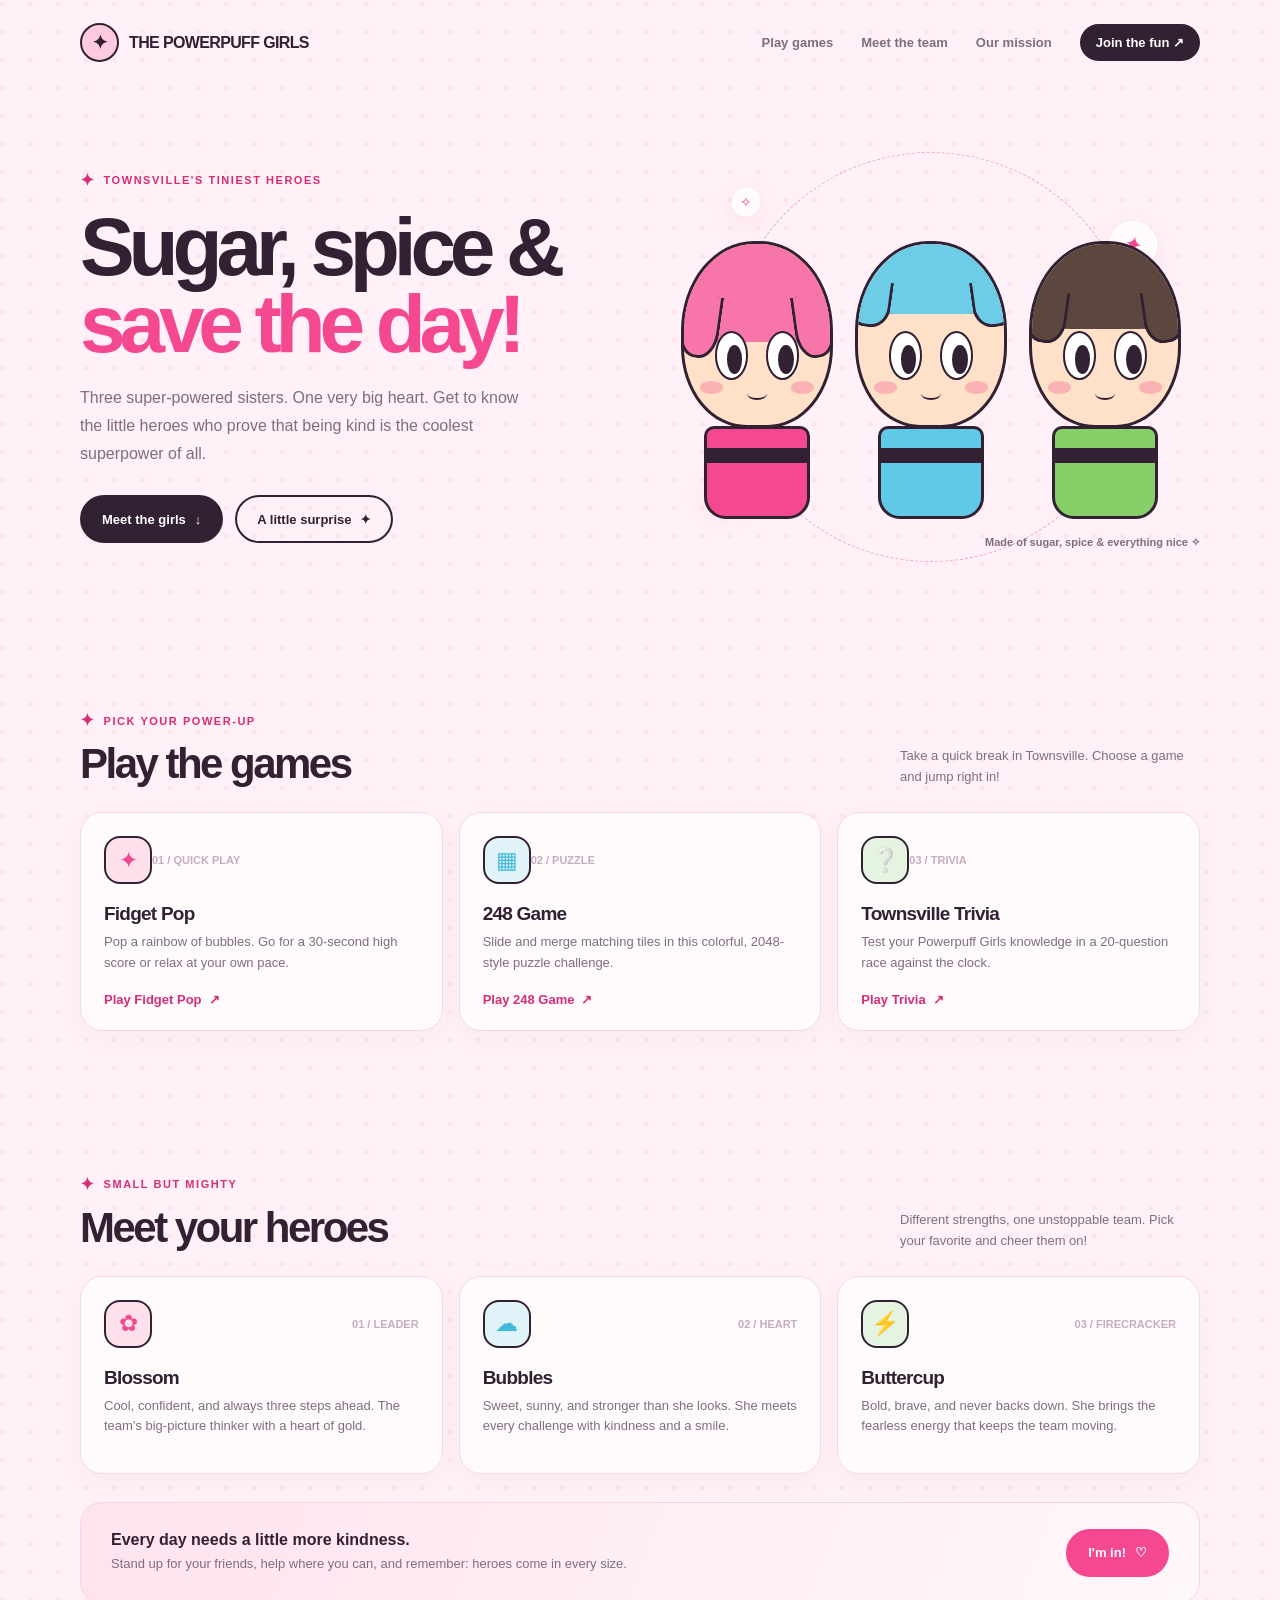
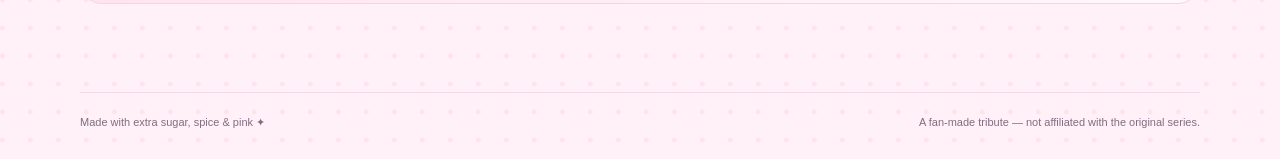
<file: website/index.html>
<!DOCTYPE html>
<html lang="en">
<head>
    <meta charset="UTF-8">
    <meta name="viewport" content="width=device-width, initial-scale=1.0">
    <meta name="theme-color" content="#fff1f7">
    <title>Powerpuff Girls — Sugar, Spice &amp; Saving the Day</title>
    <style>
        :root {
            color-scheme: light;
            --pink: #f44891;
            --pink-dark: #d72d75;
            --pink-soft: #fff1f7;
            --ink: #322033;
            --muted: #806d80;
            --white: #fffdfd;
            --line: #f4d8e6;
            --shadow: 0 18px 50px rgba(122, 47, 88, .11);
        }

        * { box-sizing: border-box; }

        html { scroll-behavior: smooth; }

        body {
            margin: 0;
            color: var(--ink);
            background:
                radial-gradient(circle at 8% 14%, rgba(255, 187, 216, .27) 0 2px, transparent 3px) 0 0 / 28px 28px,
                var(--pink-soft);
            font-family: "Trebuchet MS", Arial, sans-serif;
        }

        a { color: inherit; text-decoration: none; }
        button { font: inherit; }

        .site-header {
            width: min(1120px, calc(100% - 40px));
            margin: 0 auto;
            padding: 23px 0;
            display: flex;
            justify-content: space-between;
            align-items: center;
            gap: 24px;
        }

        .brand {
            display: flex;
            align-items: center;
            gap: 10px;
            font-weight: 900;
            letter-spacing: -.04em;
        }

        .brand-mark {
            display: grid;
            width: 39px;
            height: 39px;
            place-items: center;
            border: 2px solid var(--ink);
            border-radius: 50%;
            background: #ffcae1;
            font-size: 19px;
        }

        .brand span:last-child { font-size: 16px; }

        nav { display: flex; align-items: center; gap: 28px; }

        nav a {
            color: var(--muted);
            font-size: 13px;
            font-weight: 800;
            transition: color .2s ease;
        }

        nav a:hover, nav a:focus-visible { color: var(--pink-dark); }

        .nav-cta {
            padding: 11px 16px;
            color: white;
            border-radius: 999px;
            background: var(--ink);
        }

        nav .nav-cta:hover, nav .nav-cta:focus-visible { color: white; background: var(--pink-dark); }

        main { overflow: hidden; }

        .hero {
            position: relative;
            display: grid;
            grid-template-columns: 1fr 1fr;
            align-items: center;
            gap: 44px;
            width: min(1120px, calc(100% - 40px));
            min-height: 570px;
            margin: 0 auto;
            padding: 45px 0 72px;
        }

        .eyebrow {
            display: inline-flex;
            align-items: center;
            gap: 8px;
            margin: 0 0 17px;
            color: var(--pink-dark);
            font-size: 11px;
            font-weight: 900;
            letter-spacing: .14em;
            text-transform: uppercase;
        }

        .eyebrow::before { content: "✦"; font-size: 17px; }

        h1 {
            max-width: 570px;
            margin: 0;
            font-size: clamp(46px, 6.8vw, 82px);
            line-height: .94;
            letter-spacing: -.075em;
        }

        h1 .accent { color: var(--pink); }

        .hero-copy > p:not(.eyebrow) {
            max-width: 440px;
            margin: 22px 0 27px;
            color: var(--muted);
            font-size: 16px;
            line-height: 1.75;
        }

        .button-row { display: flex; flex-wrap: wrap; gap: 12px; }

        .button {
            display: inline-flex;
            min-height: 48px;
            align-items: center;
            justify-content: center;
            gap: 9px;
            padding: 0 20px;
            border: 2px solid var(--ink);
            border-radius: 999px;
            background: var(--ink);
            color: white;
            font-size: 13px;
            font-weight: 900;
            cursor: pointer;
            transition: transform .2s ease, box-shadow .2s ease, background .2s ease;
        }

        .button:hover { transform: translateY(-3px); box-shadow: 0 9px 18px rgba(50, 32, 51, .15); }
        .button-secondary { background: transparent; color: var(--ink); }
        .button-secondary:hover { background: white; }

        .hero-art {
            position: relative;
            display: grid;
            min-height: 410px;
            place-items: center;
            isolation: isolate;
        }

        .orbit {
            position: absolute;
            z-index: -1;
            width: min(410px, 90%);
            aspect-ratio: 1;
            border: 1px dashed #efa8c8;
            border-radius: 50%;
            transform: rotate(-18deg);
        }

        .orbit::before, .orbit::after {
            position: absolute;
            width: 13px;
            height: 13px;
            border: 2px solid white;
            border-radius: 50%;
            background: var(--pink);
            content: "";
        }

        .orbit::before { top: 15%; left: 12%; }
        .orbit::after { right: 7%; bottom: 23%; background: #79d5ee; }

        .hero-bubble {
            position: absolute;
            display: grid;
            place-items: center;
            border: 2px solid rgba(255,255,255,.85);
            border-radius: 50%;
            background: rgba(255,255,255,.68);
            color: var(--pink);
            box-shadow: 0 8px 24px rgba(222, 82, 145, .12);
        }

        .bubble-one { top: 17%; right: 8%; width: 48px; height: 48px; font-size: 22px; transform: rotate(12deg); }
        .bubble-two { bottom: 13%; left: 8%; width: 38px; height: 38px; font-size: 17px; }
        .bubble-three { top: 9%; left: 13%; width: 28px; height: 28px; font-size: 14px; }

        .team {
            display: flex;
            align-items: end;
            justify-content: center;
            gap: clamp(0px, 2vw, 22px);
            padding-top: 46px;
        }

        .girl {
            --hair: #f775a9;
            --dress: #f44891;
            position: relative;
            display: flex;
            width: clamp(106px, 13vw, 152px);
            height: clamp(210px, 24vw, 278px);
            flex-direction: column;
            align-items: center;
            animation: float 3.4s ease-in-out infinite;
        }

        .girl:nth-child(2) { --hair: #6dcde7; --dress: #61c9e8; animation-delay: .35s; }
        .girl:nth-child(3) { --hair: #5b473e; --dress: #87cf67; animation-delay: .7s; }

        .girl-head {
            position: relative;
            z-index: 2;
            width: 100%;
            height: 69%;
            overflow: hidden;
            border: 3px solid var(--ink);
            border-radius: 48% 48% 43% 43%;
            background: #ffe0c9;
            box-shadow: inset 0 7px 0 rgba(255,255,255,.28);
        }

        .hair {
            position: absolute;
            inset: -9% -3% 46%;
            border: 3px solid var(--ink);
            border-bottom: 0;
            border-radius: 48% 48% 28% 28%;
            background: var(--hair);
        }

        .hair::before, .hair::after {
            position: absolute;
            top: 58%;
            width: 23%;
            height: 54%;
            border: 3px solid var(--ink);
            border-top: 0;
            border-radius: 0 0 45% 45%;
            background: var(--hair);
            content: "";
        }

        .hair::before { left: -2%; transform: rotate(8deg); }
        .hair::after { right: -2%; transform: rotate(-8deg); }
        .girl:nth-child(2) .hair { inset: -8% -7% 61%; }
        .girl:nth-child(3) .hair { inset: -6% -4% 53%; }

        .eye {
            position: absolute;
            z-index: 1;
            top: 48%;
            width: 23%;
            height: 27%;
            border: 2px solid var(--ink);
            border-radius: 50%;
            background: white;
        }

        .eye::after {
            position: absolute;
            right: 13%;
            bottom: 7%;
            width: 53%;
            height: 65%;
            border-radius: 50%;
            background: var(--ink);
            content: "";
        }

        .eye-left { left: 21%; }
        .eye-right { right: 21%; }

        .blush {
            position: absolute;
            top: 76%;
            width: 16%;
            height: 7%;
            border-radius: 50%;
            background: rgba(245, 116, 150, .42);
        }
        .blush-left { left: 11%; }
        .blush-right { right: 11%; }

        .smile {
            position: absolute;
            top: 79%;
            left: 43%;
            width: 14%;
            height: 7%;
            border-bottom: 2px solid var(--ink);
            border-radius: 0 0 50% 50%;
        }

        .girl-body {
            position: relative;
            z-index: 1;
            width: 70%;
            height: 34%;
            margin-top: -2px;
            border: 3px solid var(--ink);
            border-radius: 10px 10px 22px 22px;
            background: var(--dress);
        }

        .girl-body::before {
            position: absolute;
            top: 22%;
            left: 0;
            width: 100%;
            height: 17%;
            background: var(--ink);
            content: "";
        }

        .leg {
            position: absolute;
            bottom: 0;
            width: 20%;
            height: 10%;
            border: 2px solid var(--ink);
            border-radius: 0 0 7px 7px;
            background: #ffe0c9;
        }

        .leg-left { left: 29%; }
        .leg-right { right: 29%; }

        .hero-caption {
            position: absolute;
            right: 0;
            bottom: 13px;
            color: var(--muted);
            font-size: 11px;
            font-weight: 700;
        }

        .section {
            width: min(1120px, calc(100% - 40px));
            margin: 0 auto;
            padding: 55px 0 88px;
        }

        .section-heading {
            display: flex;
            align-items: end;
            justify-content: space-between;
            gap: 20px;
            margin-bottom: 24px;
        }

        .section-heading .eyebrow { margin-bottom: 9px; }
        h2 { margin: 0; font-size: clamp(28px, 4vw, 42px); letter-spacing: -.06em; }
        .section-note { max-width: 300px; margin: 0; color: var(--muted); font-size: 13px; line-height: 1.6; }

        .cards {
            display: grid;
            grid-template-columns: repeat(3, 1fr);
            gap: 16px;
        }

        .card {
            --card-accent: var(--pink);
            min-height: 198px;
            padding: 23px;
            border: 1px solid var(--line);
            border-radius: 22px;
            background: rgba(255, 253, 253, .86);
            box-shadow: 0 8px 24px rgba(122, 47, 88, .04);
            transition: transform .2s ease, box-shadow .2s ease;
        }

        .card:hover { transform: translateY(-5px); box-shadow: var(--shadow); }
        .card:nth-child(2) { --card-accent: #44badb; }
        .card:nth-child(3) { --card-accent: #68b950; }

        .card-top { display: flex; align-items: center; justify-content: space-between; }

        .avatar {
            display: grid;
            width: 48px;
            height: 48px;
            place-items: center;
            border: 2px solid var(--ink);
            border-radius: 16px;
            background: color-mix(in srgb, var(--card-accent) 17%, white);
            color: var(--card-accent);
            font-size: 23px;
        }

        .number { color: #c5adbf; font-size: 11px; font-weight: 900; }
        .card h3 { margin: 19px 0 7px; font-size: 19px; letter-spacing: -.04em; }
        .card p { margin: 0; color: var(--muted); font-size: 13px; line-height: 1.6; }
        .game-card { display: flex; flex-direction: column; align-items: flex-start; }
        .game-card .game-link {
            display: inline-flex;
            align-items: center;
            gap: 7px;
            margin-top: auto;
            padding-top: 18px;
            color: var(--pink-dark);
            font-size: 13px;
            font-weight: 900;
        }
        .game-card .game-link:hover, .game-card .game-link:focus-visible { text-decoration: underline; }

        .mission {
            display: flex;
            align-items: center;
            justify-content: space-between;
            gap: 26px;
            margin-top: 28px;
            padding: 26px 30px;
            border: 1px solid #f5d4e4;
            border-radius: 22px;
            background: linear-gradient(110deg, #ffe3ef, #fff8fb);
        }

        .mission strong { display: block; margin-bottom: 5px; font-size: 16px; }
        .mission p { margin: 0; color: var(--muted); font-size: 13px; line-height: 1.6; }
        .mission .button { flex-shrink: 0; border-color: var(--pink); background: var(--pink); }
        .mission .button:hover { border-color: var(--pink-dark); background: var(--pink-dark); }

        footer {
            display: flex;
            width: min(1120px, calc(100% - 40px));
            justify-content: space-between;
            gap: 20px;
            margin: 0 auto;
            padding: 23px 0 30px;
            border-top: 1px solid var(--line);
            color: var(--muted);
            font-size: 11px;
        }

        .toast {
            position: fixed;
            z-index: 5;
            right: 22px;
            bottom: 22px;
            max-width: min(360px, calc(100vw - 44px));
            padding: 14px 18px;
            border: 2px solid var(--ink);
            border-radius: 15px;
            background: white;
            box-shadow: var(--shadow);
            font-size: 13px;
            font-weight: 800;
            opacity: 0;
            pointer-events: none;
            transform: translateY(12px);
            transition: opacity .2s ease, transform .2s ease;
        }

        .toast.visible { opacity: 1; transform: translateY(0); }

        @keyframes float {
            0%, 100% { transform: translateY(0) rotate(0); }
            50% { transform: translateY(-9px) rotate(1deg); }
        }

        @media (max-width: 760px) {
            .site-header { padding: 17px 0; }
            nav { gap: 15px; }
            nav a { font-size: 12px; }
            .hero { grid-template-columns: 1fr; gap: 5px; padding-top: 50px; }
            .hero-copy { text-align: center; }
            .hero-copy > p:not(.eyebrow) { margin-right: auto; margin-left: auto; }
            .button-row { justify-content: center; }
            .hero-art { min-height: 350px; }
            .girl { width: clamp(96px, 19vw, 140px); height: clamp(195px, 37vw, 255px); }
            .hero-caption { right: 8%; bottom: 0; }
        }

        @media (max-width: 520px) {
            .site-header { width: min(100% - 30px, 1120px); }
            nav { gap: 12px; }
            nav a:not(.nav-cta) { display: none; }
            .hero, .section, footer { width: min(100% - 30px, 1120px); }
            .hero { min-height: auto; }
            .hero-art { min-height: 310px; }
            .girl { width: 30vw; height: 58vw; max-height: 235px; }
            .orbit { width: 85%; }
            .section { padding: 35px 0 60px; }
            .section-heading { align-items: start; flex-direction: column; }
            .section-note { max-width: 100%; }
            .cards { grid-template-columns: 1fr; }
            .card { min-height: auto; }
            .mission { align-items: flex-start; flex-direction: column; padding: 23px; }
            footer { flex-direction: column; gap: 7px; }
        }

        @media (prefers-reduced-motion: reduce) {
            *, *::before, *::after { scroll-behavior: auto !important; animation-duration: .01ms !important; transition-duration: .01ms !important; }
        }
    </style>
</head>
<body>
    <header class="site-header">
        <a class="brand" href="#" aria-label="Powerpuff Girls fan page home">
            <span class="brand-mark" aria-hidden="true">✦</span>
            <span>THE POWERPUFF GIRLS</span>
        </a>
        <nav aria-label="Main navigation">
            <a href="#games">Play games</a>
            <a href="#team">Meet the team</a>
            <a href="#mission">Our mission</a>
            <a class="nav-cta" href="#team">Join the fun <span aria-hidden="true">↗</span></a>
        </nav>
    </header>

    <main>
        <section class="hero" aria-labelledby="hero-title">
            <div class="hero-copy">
                <p class="eyebrow">Townsville's tiniest heroes</p>
                <h1 id="hero-title">Sugar, spice &amp; <span class="accent">save the day!</span></h1>
                <p>Three super-powered sisters. One very big heart. Get to know the little heroes who prove that being kind is the coolest superpower of all.</p>
                <div class="button-row">
                    <a class="button" href="#team">Meet the girls <span aria-hidden="true">↓</span></a>
                    <button class="button button-secondary" id="surprise-button" type="button">A little surprise <span aria-hidden="true">✦</span></button>
                </div>
            </div>

            <div class="hero-art" role="img" aria-label="Three original cartoon-inspired heroine illustrations in pink, blue, and green">
                <span class="orbit" aria-hidden="true"></span>
                <span class="hero-bubble bubble-one" aria-hidden="true">✦</span>
                <span class="hero-bubble bubble-two" aria-hidden="true">♡</span>
                <span class="hero-bubble bubble-three" aria-hidden="true">✧</span>
                <div class="team" aria-hidden="true">
                    <div class="girl">
                        <div class="girl-head">
                            <span class="hair"></span><span class="eye eye-left"></span><span class="eye eye-right"></span>
                            <span class="blush blush-left"></span><span class="blush blush-right"></span><span class="smile"></span>
                        </div>
                        <div class="girl-body"></div><span class="leg leg-left"></span><span class="leg leg-right"></span>
                    </div>
                    <div class="girl">
                        <div class="girl-head">
                            <span class="hair"></span><span class="eye eye-left"></span><span class="eye eye-right"></span>
                            <span class="blush blush-left"></span><span class="blush blush-right"></span><span class="smile"></span>
                        </div>
                        <div class="girl-body"></div><span class="leg leg-left"></span><span class="leg leg-right"></span>
                    </div>
                    <div class="girl">
                        <div class="girl-head">
                            <span class="hair"></span><span class="eye eye-left"></span><span class="eye eye-right"></span>
                            <span class="blush blush-left"></span><span class="blush blush-right"></span><span class="smile"></span>
                        </div>
                        <div class="girl-body"></div><span class="leg leg-left"></span><span class="leg leg-right"></span>
                    </div>
                </div>
                <span class="hero-caption">Made of sugar, spice &amp; everything nice ✧</span>
            </div>
        </section>

        <section class="section" id="games" aria-labelledby="games-title">
            <div class="section-heading">
                <div>
                    <p class="eyebrow">Pick your power-up</p>
                    <h2 id="games-title">Play the games</h2>
                </div>
                <p class="section-note">Take a quick break in Townsville. Choose a game and jump right in!</p>
            </div>

            <div class="cards">
                <article class="card game-card">
                    <div class="card-top"><span class="avatar" aria-hidden="true">✦</span><span class="number">01 / QUICK PLAY</span></div>
                    <h3>Fidget Pop</h3>
                    <p>Pop a rainbow of bubbles. Go for a 30-second high score or relax at your own pace.</p>
                    <a class="game-link" href="games/fidget-pop/index.html">Play Fidget Pop <span aria-hidden="true">↗</span></a>
                </article>
                <article class="card game-card">
                    <div class="card-top"><span class="avatar" aria-hidden="true">▦</span><span class="number">02 / PUZZLE</span></div>
                    <h3>248 Game</h3>
                    <p>Slide and merge matching tiles in this colorful, 2048-style puzzle challenge.</p>
                    <a class="game-link" href="games/248-game/index.html">Play 248 Game <span aria-hidden="true">↗</span></a>
                </article>
                <article class="card game-card">
                    <div class="card-top"><span class="avatar" aria-hidden="true">❔</span><span class="number">03 / TRIVIA</span></div>
                    <h3>Townsville Trivia</h3>
                    <p>Test your Powerpuff Girls knowledge in a 20-question race against the clock.</p>
                    <a class="game-link" href="games/townsville-trivia/index.html">Play Trivia <span aria-hidden="true">↗</span></a>
                </article>
            </div>
        </section>

        <section class="section" id="team" aria-labelledby="team-title">
            <div class="section-heading">
                <div>
                    <p class="eyebrow">Small but mighty</p>
                    <h2 id="team-title">Meet your heroes</h2>
                </div>
                <p class="section-note">Different strengths, one unstoppable team. Pick your favorite and cheer them on!</p>
            </div>

            <div class="cards">
                <article class="card">
                    <div class="card-top"><span class="avatar" aria-hidden="true">✿</span><span class="number">01 / LEADER</span></div>
                    <h3>Blossom</h3>
                    <p>Cool, confident, and always three steps ahead. The team's big-picture thinker with a heart of gold.</p>
                </article>
                <article class="card">
                    <div class="card-top"><span class="avatar" aria-hidden="true">☁</span><span class="number">02 / HEART</span></div>
                    <h3>Bubbles</h3>
                    <p>Sweet, sunny, and stronger than she looks. She meets every challenge with kindness and a smile.</p>
                </article>
                <article class="card">
                    <div class="card-top"><span class="avatar" aria-hidden="true">⚡</span><span class="number">03 / FIRECRACKER</span></div>
                    <h3>Buttercup</h3>
                    <p>Bold, brave, and never backs down. She brings the fearless energy that keeps the team moving.</p>
                </article>
            </div>

            <div class="mission" id="mission">
                <div>
                    <strong>Every day needs a little more kindness.</strong>
                    <p>Stand up for your friends, help where you can, and remember: heroes come in every size.</p>
                </div>
                <button class="button" id="mission-button" type="button">I'm in! <span aria-hidden="true">♡</span></button>
            </div>
        </section>
    </main>

    <footer>
        <span>Made with extra sugar, spice &amp; pink ✦</span>
        <span>A fan-made tribute — not affiliated with the original series.</span>
    </footer>

    <div class="toast" id="toast" role="status" aria-live="polite"></div>

    <script>
        const toast = document.getElementById("toast");
        let toastTimeout;

        function showToast(message) {
            toast.textContent = message;
            toast.classList.add("visible");
            window.clearTimeout(toastTimeout);
            toastTimeout = window.setTimeout(() => toast.classList.remove("visible"), 3000);
        }

        document.getElementById("surprise-button").addEventListener("click", () => {
            showToast("You are made of sugar, spice, and everything nice! ✨");
        });

        document.getElementById("mission-button").addEventListener("click", (event) => {
            event.currentTarget.innerHTML = 'You got this! <span aria-hidden="true">✦</span>';
            showToast("Kindness mission accepted. Go make someone's day! 💗");
        });
    </script>
</body>
</html>
</file>
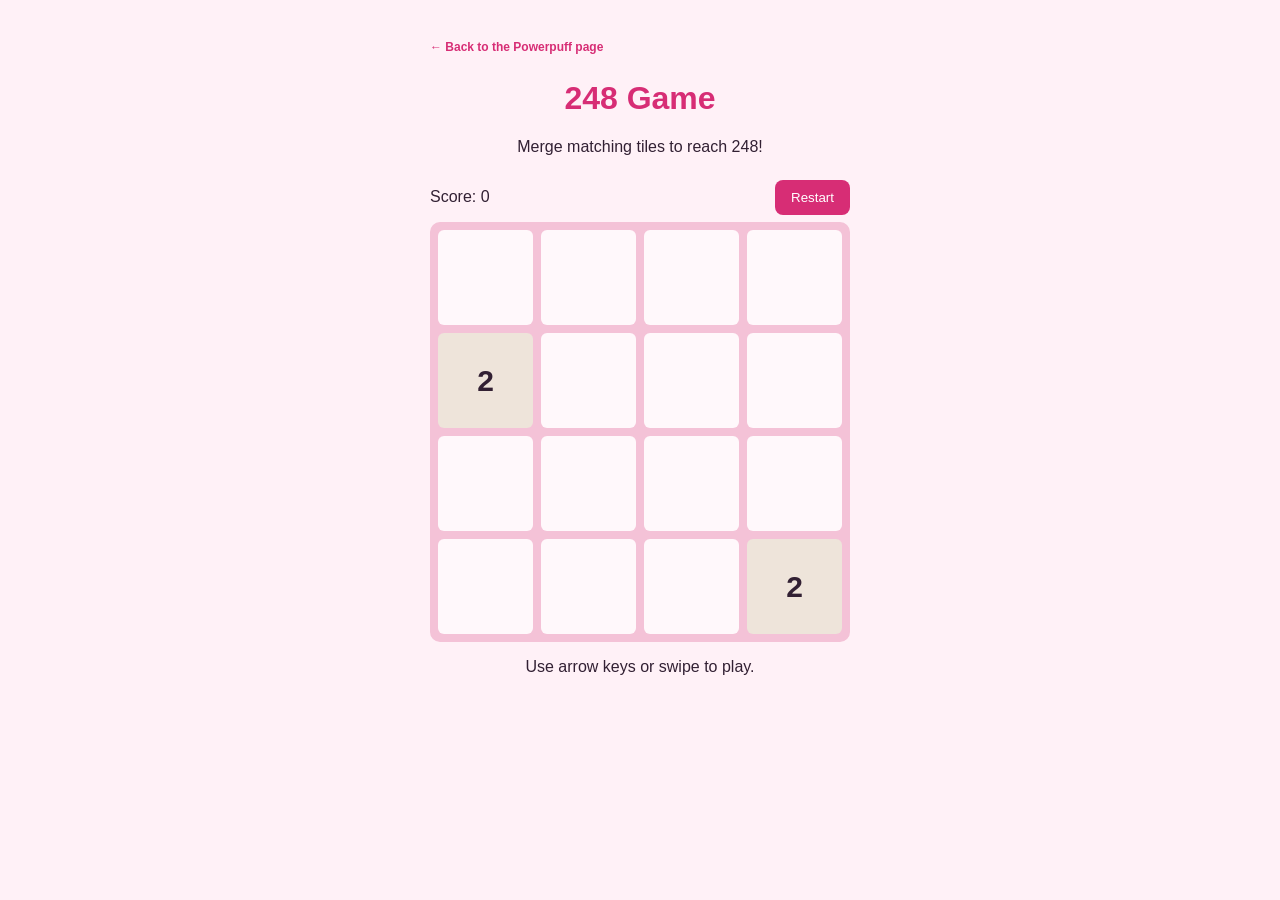
<file: website/games/248-game/index.html>
<!DOCTYPE html>
<html lang="en">
<head>
    <meta charset="UTF-8">
    <meta name="viewport" content="width=device-width, initial-scale=1.0">
    <meta name="theme-color" content="#ffd9ec">
    <title>248 Game — Play</title>
    <link rel="stylesheet" href="style.css">
</head>
<body>
    <main class="game">
        <a class="back-link" href="../../index.html#games">← Back to the Powerpuff page</a>
        <h1>248 Game</h1>
        <p>Merge matching tiles to reach 248!</p>
        <div class="top">
            <p>Score: <span id="score">0</span></p>
            <button type="button" onclick="restart()">Restart</button>
        </div>
        <div id="board" class="board" aria-label="248 puzzle board"></div>
        <p id="message" aria-live="polite">Use arrow keys or swipe to play.</p>
    </main>
    <script src="script.js"></script>
</body>
</html>
</file>
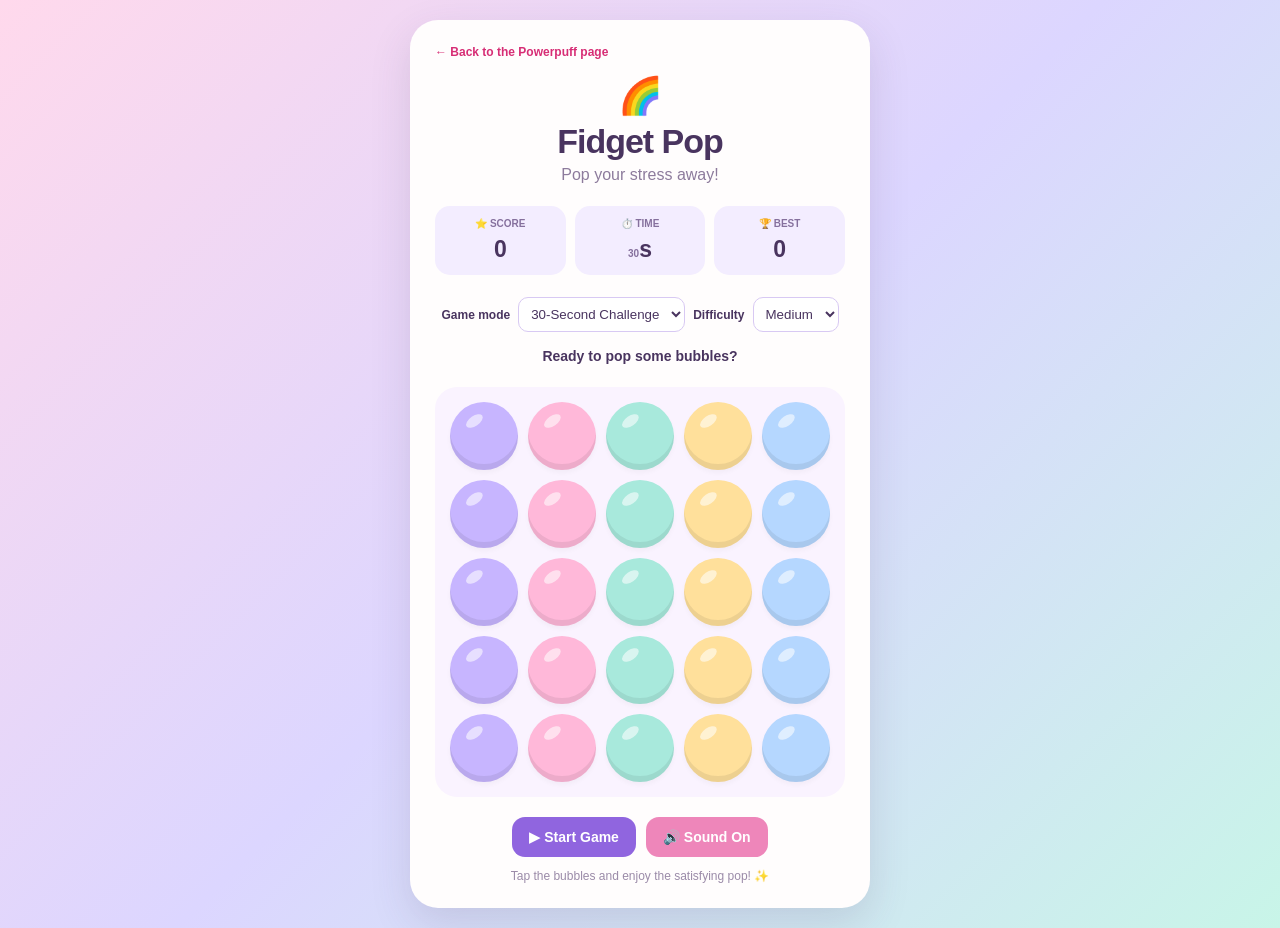
<file: website/games/fidget-pop/index.html>
<!DOCTYPE html>
<html lang="en">
<head>
    <meta charset="UTF-8">
    <meta name="viewport" content="width=device-width, initial-scale=1.0">
    <meta name="theme-color" content="#ffd9ec">
    <title>Fidget Pop — Play</title>
    <link rel="stylesheet" href="style.css">
    <script src="script.js" defer></script>
</head>
<body>
    <main class="game-container">
        <a class="back-link" href="../../index.html#games">← Back to the Powerpuff page</a>
        <header>
            <div class="logo" aria-hidden="true">🌈</div>
            <h1>Fidget Pop</h1>
            <p class="subtitle">Pop your stress away!</p>
        </header>

        <section class="stats" aria-label="Game statistics">
            <div class="stat-card"><span>⭐ SCORE</span><strong id="score">0</strong></div>
            <div class="stat-card"><span>⏱️ TIME</span><strong><span id="time">30</span>s</strong></div>
            <div class="stat-card"><span>🏆 BEST</span><strong id="best">0</strong></div>
        </section>

        <div class="controls">
            <label for="mode">Game mode</label>
            <select id="mode">
                <option value="challenge">30-Second Challenge</option>
                <option value="relax">Relax Mode</option>
            </select>
            <label for="difficulty">Difficulty</label>
            <select id="difficulty">
                <option value="easy">Easy</option>
                <option value="medium" selected>Medium</option>
                <option value="hard">Hard</option>
            </select>
        </div>

        <div id="message" aria-live="polite">Ready to pop some bubbles?</div>
        <div id="bubble-board" class="bubble-board" aria-label="Fidget bubble board"></div>
        <div class="buttons">
            <button id="start-button" type="button">▶ Start Game</button>
            <button id="sound-button" type="button" aria-pressed="true">🔊 Sound On</button>
        </div>
        <p class="hint">Tap the bubbles and enjoy the satisfying pop! ✨</p>
    </main>
</body>
</html>
</file>
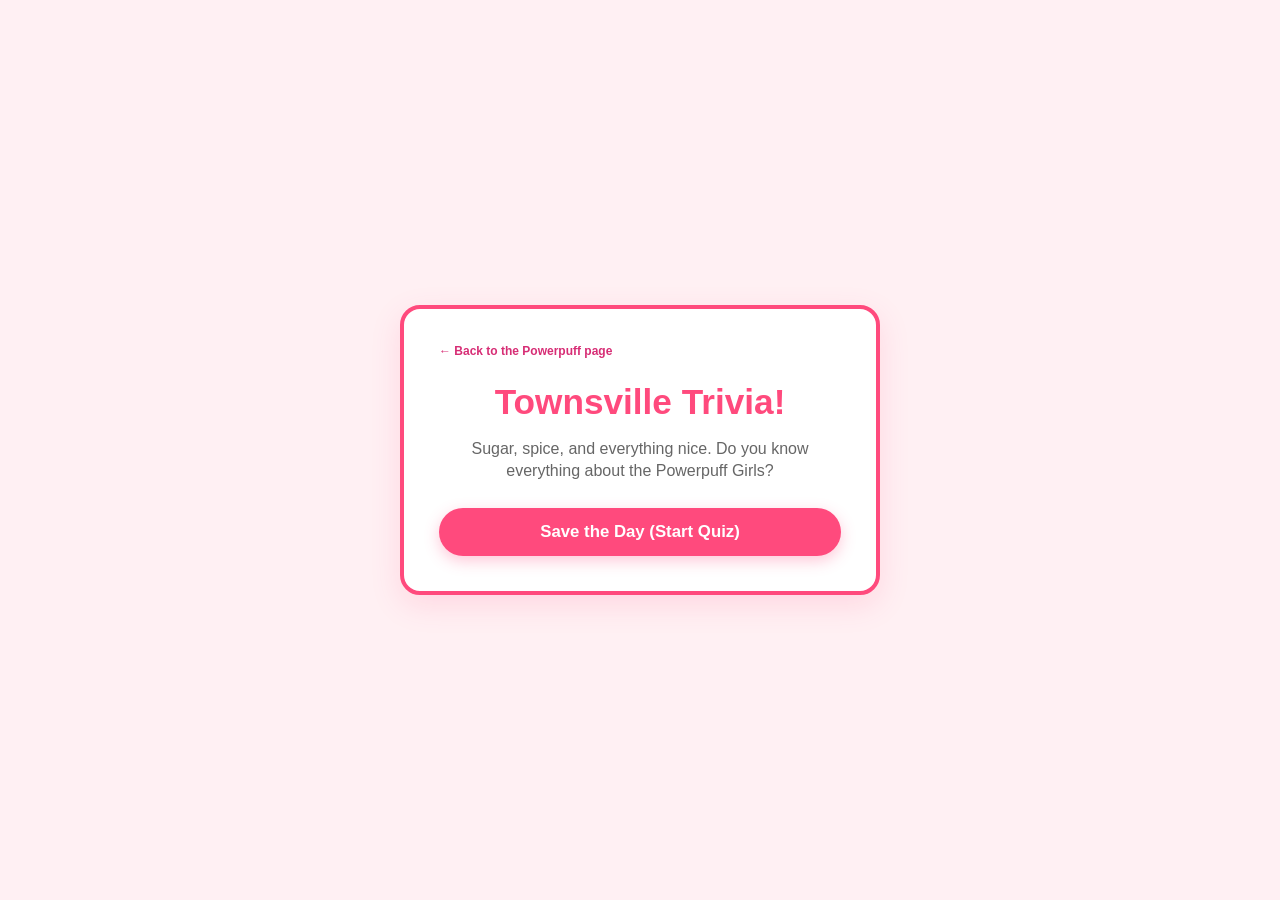
<file: website/games/townsville-trivia/index.html>
<!DOCTYPE html>
<html lang="en">
<head>
    <meta charset="UTF-8">
    <meta name="viewport" content="width=device-width, initial-scale=1.0">
    <meta name="theme-color" content="#fff0f3">
    <title>Townsville Trivia — Play</title>
    <link rel="stylesheet" href="style.css">
</head>
<body>
    <main class="quiz-container">
        <a class="back-link" href="../../index.html#games">← Back to the Powerpuff page</a>
        <div id="start-screen" class="screen">
            <h1 class="title">Townsville Trivia!</h1>
            <p class="subtitle">Sugar, spice, and everything nice. Do you know everything about the Powerpuff Girls?</p>
            <button id="start-btn" class="btn primary-btn" type="button">Save the Day (Start Quiz)</button>
        </div>
        <div id="quiz-screen" class="screen hide">
            <div class="quiz-header">
                <span id="progress">Question 1 of 5</span>
                <span id="timer">Time: 15s</span>
            </div>
            <div id="question-text">Loading question...</div>
            <div id="options-container" class="options-grid"></div>
            <button id="next-btn" class="btn action-btn hide" type="button">Next Question</button>
        </div>
        <div id="end-screen" class="screen hide">
            <h2>Mission Accomplished!</h2>
            <p id="score-text">You scored 0 out of 5</p>
            <p id="feedback-text"></p>
            <button id="restart-btn" class="btn primary-btn" type="button">Play Again</button>
        </div>
    </main>
    <script src="app.js"></script>
</body>
</html>
</file>
<file: website/games/248-game/style.css>
* { box-sizing: border-box; }

body {
    margin: 0;
    min-height: 100vh;
    padding: 20px;
    font-family: "Trebuchet MS", Arial, sans-serif;
    background: #fff1f7;
    color: #322033;
    text-align: center;
}

.game { max-width: 420px; margin: 20px auto; }

.back-link {
    display: block;
    margin-bottom: 26px;
    color: #d72d75;
    font-size: 12px;
    font-weight: bold;
    text-align: left;
    text-decoration: none;
}

.back-link:hover { text-decoration: underline; }
h1 { color: #d72d75; }

.top { display: flex; justify-content: space-between; align-items: center; }

button {
    padding: 10px 16px;
    border: none;
    border-radius: 8px;
    background: #d72d75;
    color: white;
    cursor: pointer;
}

.board {
    display: grid;
    grid-template-columns: repeat(4, 1fr);
    gap: 8px;
    padding: 8px;
    border-radius: 10px;
    background: #f4c2d7;
    touch-action: none;
}

.tile {
    display: flex;
    aspect-ratio: 1;
    align-items: center;
    justify-content: center;
    border-radius: 6px;
    color: #322033;
    font-size: clamp(18px, 6vw, 30px);
    font-weight: bold;
}

.tile:empty { background: #fff8fb; }
#message { min-height: 24px; }

.back-link:focus-visible, button:focus-visible {
    outline: 3px solid #322033;
    outline-offset: 3px;
}
</file>
<file: website/games/fidget-pop/style.css>
* { box-sizing: border-box; }

body {
    margin: 0;
    min-height: 100vh;
    padding: 20px;
    display: flex;
    justify-content: center;
    align-items: center;
    font-family: "Trebuchet MS", Arial, sans-serif;
    color: #49345f;
    background: linear-gradient(135deg, #ffd9ec, #dcd6ff, #c8f5e8);
}

.game-container {
    width: 100%;
    max-width: 460px;
    padding: 25px;
    text-align: center;
    background: #fffdfd;
    border-radius: 28px;
    box-shadow: 0 15px 40px #49345f25;
}

.back-link {
    display: block;
    margin-bottom: 16px;
    color: #d72d75;
    font-size: 12px;
    font-weight: bold;
    text-align: left;
    text-decoration: none;
}

.back-link:hover { text-decoration: underline; }
.logo { font-size: 36px; }
h1 { margin: 5px 0; font-size: 34px; letter-spacing: -1px; }
.subtitle { margin-top: 5px; color: #8d7b9c; }

.stats {
    display: grid;
    grid-template-columns: repeat(3, 1fr);
    gap: 9px;
    margin: 22px 0;
}

.stat-card {
    padding: 12px 4px;
    display: flex;
    flex-direction: column;
    gap: 7px;
    background: #f3edff;
    border-radius: 15px;
}

.stat-card span { font-size: 10px; font-weight: bold; color: #85709d; }
.stat-card strong { font-size: 23px; }

.controls {
    display: flex;
    justify-content: center;
    align-items: center;
    flex-wrap: wrap;
    gap: 8px;
    margin-bottom: 16px;
}

.controls label { font-size: 12px; font-weight: bold; }

select {
    max-width: 100%;
    padding: 8px;
    border: 1px solid #d8c9f3;
    border-radius: 10px;
    color: #49345f;
    background: white;
}

#message { min-height: 24px; margin: 15px 0; font-weight: bold; font-size: 14px; }

.bubble-board {
    display: grid;
    grid-template-columns: repeat(5, minmax(0, 1fr));
    gap: 10px;
    padding: 15px;
    border-radius: 22px;
    background: #faf3ff;
}

.bubble {
    position: relative;
    width: 100%;
    aspect-ratio: 1;
    border: none;
    border-radius: 50%;
    background: var(--bubble-color, #c7b5ff);
    box-shadow: inset 0 -6px 0 #00000012, 0 3px 5px #00000008;
    cursor: pointer;
    touch-action: manipulation;
    transition: transform .12s, filter .12s;
}

.bubble::before {
    position: absolute;
    top: 20%;
    left: 22%;
    width: 28%;
    height: 15%;
    border-radius: 50%;
    background: #ffffff90;
    content: "";
    transform: rotate(-35deg);
}

.bubble:active { transform: scale(.9); }
.bubble.popped { background: #f7d3e8; box-shadow: inset 0 5px 0 #eaa6ce; transform: scale(.88); }
.bubble.popped::before { display: none; }
.bubble:disabled { cursor: default; }

.bubble:focus-visible, button:focus-visible, select:focus-visible, .back-link:focus-visible {
    outline: 3px solid #49345f;
    outline-offset: 3px;
}

.buttons { display: flex; flex-wrap: wrap; justify-content: center; gap: 10px; margin-top: 20px; }

.buttons button {
    padding: 12px 17px;
    border: none;
    border-radius: 13px;
    background: #9065df;
    color: white;
    font-size: 14px;
    font-weight: bold;
    cursor: pointer;
}

#sound-button { background: #ee86ba; }
.buttons button:hover { filter: brightness(1.06); }
.hint { margin-bottom: 0; color: #9b8ba8; font-size: 12px; }

@media (max-width: 380px) {
    .game-container { padding: 16px; }
    .bubble-board { gap: 7px; padding: 10px; }
    h1 { font-size: 29px; }
}

@media (prefers-reduced-motion: reduce) {
    .bubble { transition: none; }
}
</file>
<file: website/games/townsville-trivia/style.css>
:root {
    --blossom-pink: #ff4a7d;
    --bubbles-blue: #4cc9f0;
    --buttercup-green: #4ad66d;
    --dark: #2b2d42;
    --light-pink: #fff0f3;
}

* { box-sizing: border-box; }

body {
    min-height: 100vh;
    margin: 0;
    padding: 24px;
    display: flex;
    justify-content: center;
    align-items: center;
    font-family: "Arial Rounded MT Bold", Arial, sans-serif;
    background-color: var(--light-pink);
    color: var(--dark);
}

.quiz-container {
    width: 100%;
    max-width: 480px;
    padding: 35px;
    border: 4px solid var(--blossom-pink);
    border-radius: 20px;
    background: white;
    box-shadow: 0 10px 30px rgba(255, 74, 125, .15);
    text-align: center;
}

.back-link {
    display: block;
    margin-bottom: 22px;
    color: #d72d75;
    font-size: 12px;
    font-weight: bold;
    text-align: left;
    text-decoration: none;
}

.back-link:hover { text-decoration: underline; }
.title { margin-bottom: 10px; color: var(--blossom-pink); font-size: 2.2rem; }
.subtitle { margin-bottom: 25px; color: #666; font-size: 1rem; line-height: 1.4; }
.screen { transition: all .3s ease; }
.hide { display: none !important; }

.quiz-header {
    display: flex;
    justify-content: space-between;
    margin-bottom: 20px;
    color: #888;
    font-weight: bold;
}

#question-text { margin-bottom: 25px; font-size: 1.25rem; font-weight: bold; line-height: 1.4; }
.options-grid { display: grid; grid-template-columns: 1fr; gap: 12px; margin-bottom: 20px; }

.btn, .option-btn {
    padding: 14px 20px;
    border-radius: 50px;
    font-size: 1.05rem;
    font-weight: bold;
    cursor: pointer;
    transition: all .2s;
}

.primary-btn {
    width: 100%;
    border: none;
    background: var(--blossom-pink);
    box-shadow: 0 5px 15px rgba(255, 74, 125, .3);
    color: white;
}

.primary-btn:hover { background: #d1305c; }
.action-btn { width: 100%; border: none; background: var(--bubbles-blue); color: white; }
.option-btn { border: 2px solid #ddd; background: white; color: var(--dark); text-align: center; }
.option-btn:hover:not([disabled]) { border-color: var(--blossom-pink); background: var(--light-pink); }
.correct { border-color: var(--buttercup-green) !important; background: var(--buttercup-green) !important; color: white !important; }
.wrong { border-color: var(--blossom-pink) !important; background: var(--blossom-pink) !important; color: white !important; }

.back-link:focus-visible, .btn:focus-visible, .option-btn:focus-visible {
    outline: 3px solid var(--dark);
    outline-offset: 3px;
}

@media (max-width: 480px) {
    .quiz-container { padding: 24px 18px; }
    .title { font-size: 1.8rem; }
    .btn, .option-btn { padding: 12px 15px; font-size: 1rem; }
}
</file>
